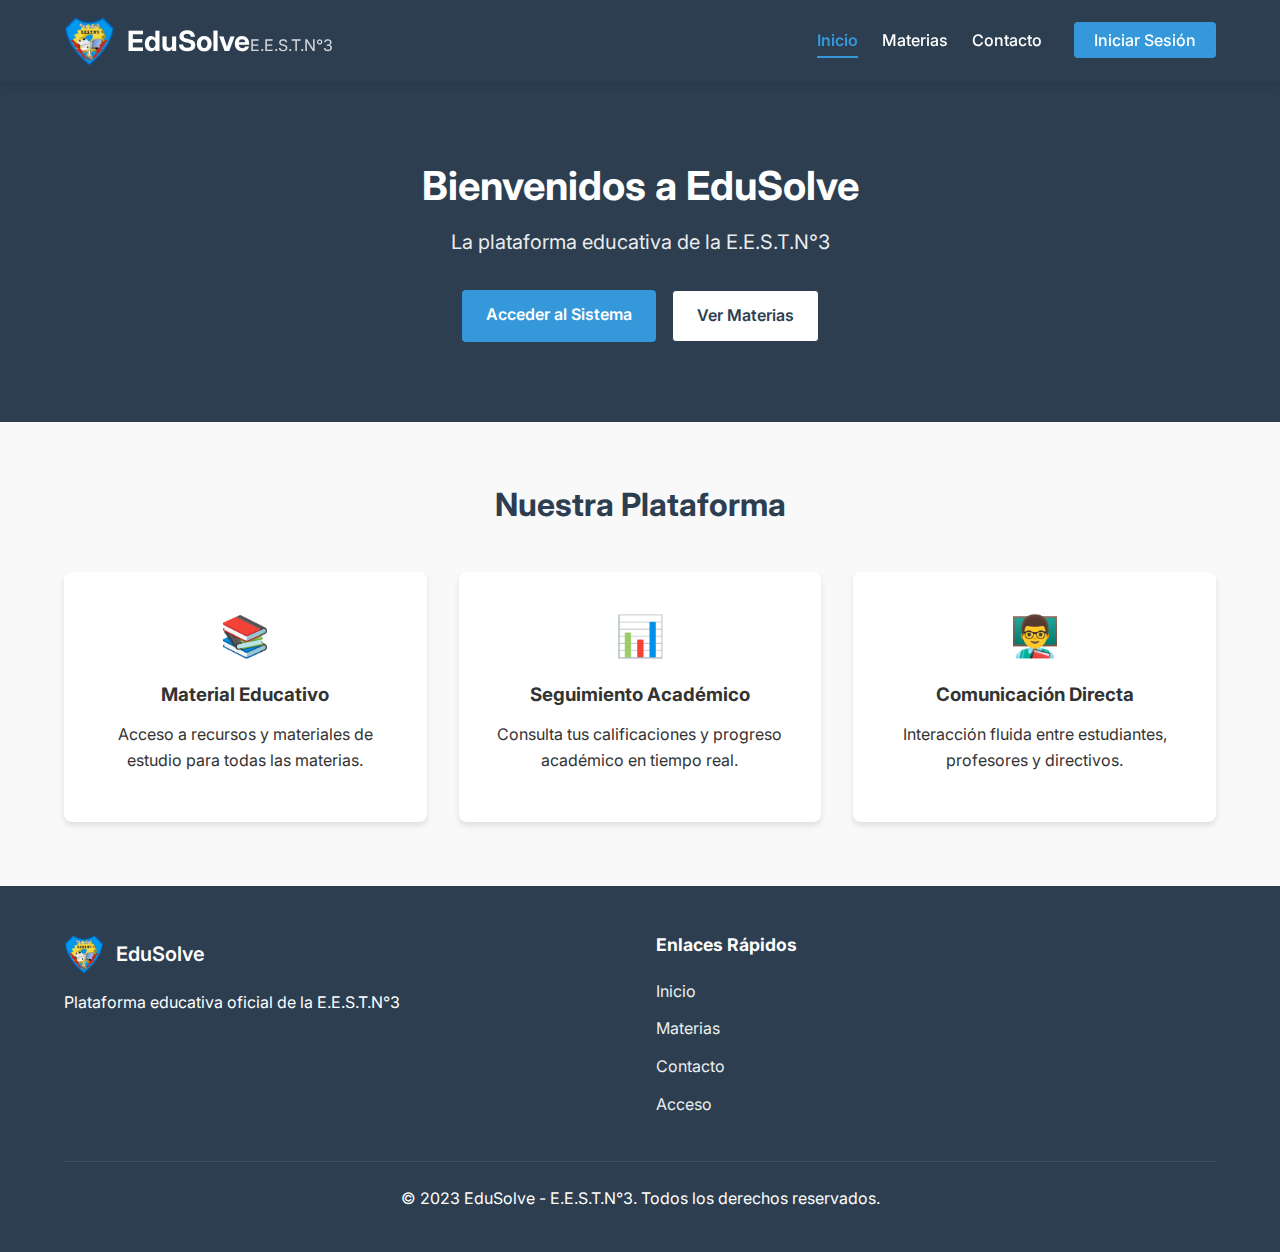
<file: edusolve/index.html>
<!DOCTYPE html>
<html lang="es">
<head>
    <meta charset="UTF-8">
    <meta name="viewport" content="width=device-width, initial-scale=1.0">
    <meta name="description" content="Plataforma educativa de la E.E.S.T.N°3 - EduSolve">
    <title>EduSolve - Plataforma Educativa</title>
    <link rel="stylesheet" href="assets/css/main.css">
    <link rel="stylesheet" href="https://fonts.googleapis.com/css2?family=Inter:wght@400;500;600;700&display=swap">
    <link rel="icon" href="assets/images/escudo.png" type="image/png">
</head>
<body>
    <header class="header" role="banner">
        <div class="container">
            <div class="menu">
                <div class="logo-container">
                    <img src="assets/images/escudo.png"  class="header-logo">
                    <a href="index.html" class="logo">EduSolve<span class="school-name">E.E.S.T.N°3</span></a>
                </div>

                <button class="mobile-menu-btn" aria-label="Menú móvil" aria-expanded="false">
                    <span class="bar"></span>
                    <span class="bar"></span>
                    <span class="bar"></span>
                </button>

                <nav class="nav" aria-label="Navegación principal">
                    <ul class="nav-list">
                        <li><a href="index.html" class="nav-link active">Inicio</a></li>
                        <li><a href="pages/general/materias.html" class="nav-link">Materias</a></li>
                        <li><a href="pages/general/about.html" class="nav-link">Contacto</a></li>
                        <li><a href="pages/auth/login.html" class="nav-link nav-button">Iniciar Sesión</a></li>
                    </ul>
                </nav>
            </div>
        </div>
    </header>

    <main class="main-content">
        <section class="hero">
            <div class="container">
                <h1 class="hero-title">Bienvenidos a EduSolve</h1>
                <p class="hero-subtitle">La plataforma educativa de la E.E.S.T.N°3</p>
                <div class="hero-actions">
                    <a href="pages/auth/login.html" class="button button-primary">Acceder al Sistema</a>
                    <a href="pages/general/materias.html" class="button button-secondary">Ver Materias</a>
                </div>
            </div>
        </section>

        <section class="features">
            <div class="container">
                <h2 class="section-title">Nuestra Plataforma</h2>
                <div class="features-grid">
                    <div class="feature-card">
                        <div class="feature-icon">📚</div>
                        <h3>Material Educativo</h3>
                        <p>Acceso a recursos y materiales de estudio para todas las materias.</p>
                    </div>
                    <div class="feature-card">
                        <div class="feature-icon">📊</div>
                        <h3>Seguimiento Académico</h3>
                        <p>Consulta tus calificaciones y progreso académico en tiempo real.</p>
                    </div>
                    <div class="feature-card">
                        <div class="feature-icon">👨‍🏫</div>
                        <h3>Comunicación Directa</h3>
                        <p>Interacción fluida entre estudiantes, profesores y directivos.</p>
                    </div>
                </div>
            </div>
        </section>
    </main>

    <footer class="footer">
        <div class="container">
            <div class="footer-content">
                <div class="footer-info">
                    <div class="footer-logo">
                        <img src="assets/images/escudo.png" alt="Escudo de la escuela" width="40">
                        <span>EduSolve</span>
                    </div>
                    <p>Plataforma educativa oficial de la E.E.S.T.N°3</p>
                </div>
                <div class="footer-links">
                    <h4>Enlaces Rápidos</h4>
                    <ul>
                        <li><a href="index.html">Inicio</a></li>
                        <li><a href="pages/general/materias.html">Materias</a></li>
                        <li><a href="pages/general/contacto.html">Contacto</a></li>
                        <li><a href="pages/auth/login.html">Acceso</a></li>
                    </ul>
                </div>
            </div>
            <div class="footer-bottom">
                <p>&copy; 2023 EduSolve - E.E.S.T.N°3. Todos los derechos reservados.</p>
            </div>
        </div>
    </footer>

    <script src="assets/js/main.js"></script>
</body>
</html>
</file>
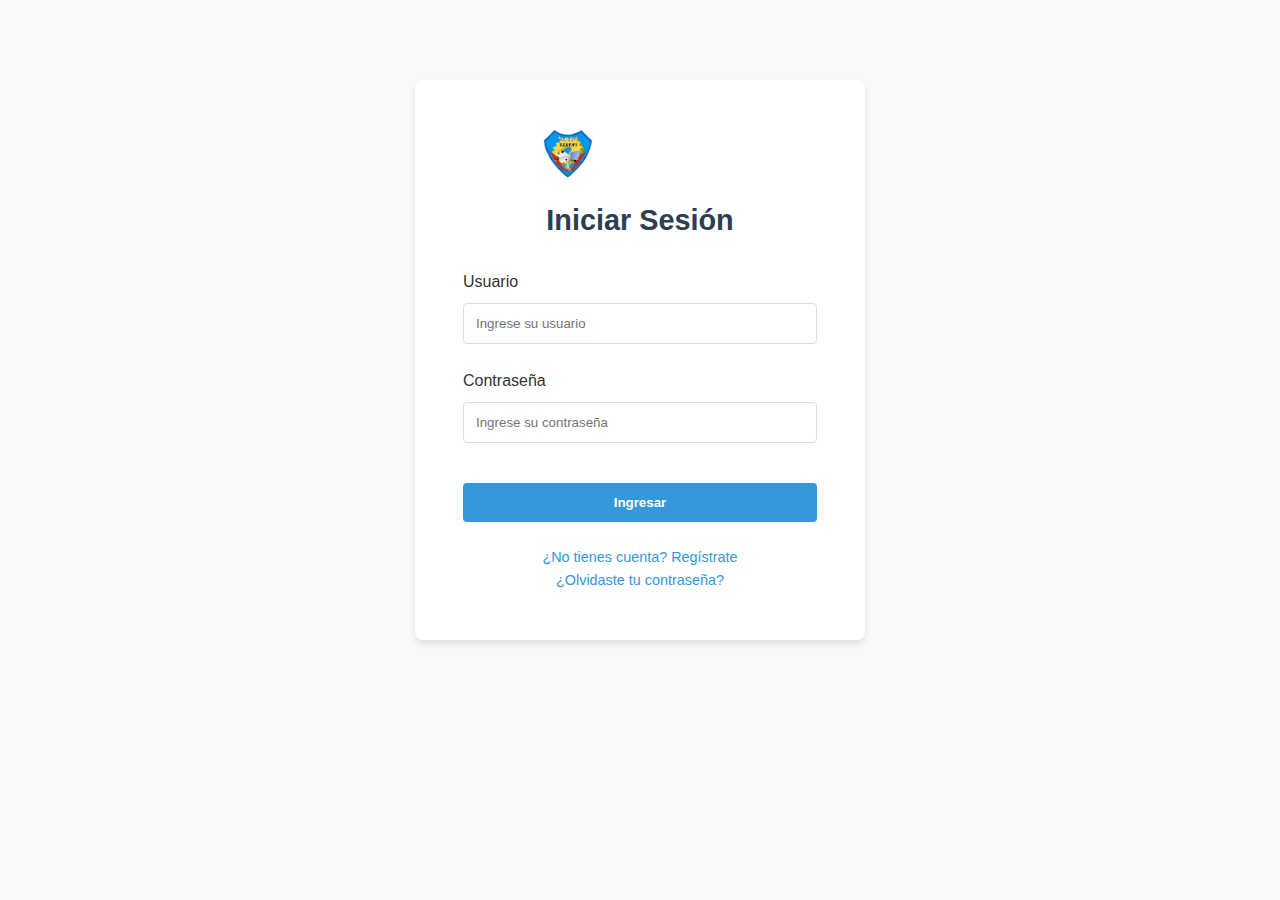
<file: edusolve/pages/admin/dashboard.html>
<!DOCTYPE html>
<html lang="es">
<head>
    <meta charset="UTF-8">
    <meta name="viewport" content="width=device-width, initial-scale=1.0">
    <title>Panel Directivo - EduSolve</title>
   <link rel="stylesheet" href="../../assets/css/main.css">
    <link rel="icon" href="../../assets/images/escudo.png" type="image/png">
</head>
<body>
    <header class="header">
        <div class="container">
            <div class="menu">
                <div class="logo-container">
                    <img src="../../assets/images/escudo.png" alt="Escudo de la escuela" class="header-logo">
                    <a href="../admin/dashboard.html" class="logo">EduSolve<span class="school-name">Panel Directivo</span></a>
                </div>

                <nav class="nav">
                    <ul class="nav-list">
                        <li><a href="dashboard.html" class="nav-link active">Inicio</a></li>
                        <li><a href="estudiantes/listado.html" class="nav-link">Estudiantes</a></li>
                        <li><a href="materias/listado.html" class="nav-link">Materias</a></li>
                        <li><button id="logoutBtn" class="nav-link nav-button">Cerrar Sesión</button></li>
                    </ul>
                </nav>
            </div>
        </div>
    </header>

    <main class="admin-panel">
        <div class="container">
            <h1 class="admin-title">Panel de Administración</h1>
            <p class="welcome-message">Bienvenido, <span class="current-user"></span></p>
            
            <div class="stats-grid">
                <div class="stat-card">
                    <h3>Total Estudiantes</h3>
                    <p class="stat-number" id="totalStudents">0</p>
                </div>
                <div class="stat-card">
                    <h3>Aprobados</h3>
                    <p class="stat-number" id="approvedPercentage">0%</p>
                </div>
                <div class="stat-card">
                    <h3>Promedio General</h3>
                    <p class="stat-number" id="averageGrade">0.0</p>
                </div>
                <div class="stat-card">
                    <h3>Destacados</h3>
                    <p class="stat-number" id="outstandingStudents">0</p>
                </div>
            </div>
            
            <section class="quick-actions">
                <h2>Acciones Rápidas</h2>
                <div class="actions-grid">
                    <a href="estudiantes/listado.html" class="action-card">
                        <span class="action-icon">👨‍🎓</span>
                        <h3>Gestión de Estudiantes</h3>
                    </a>
                    <a href="materias/listado.html" class="action-card">
                        <span class="action-icon">📚</span>
                        <h3>Gestión de Materias</h3>
                    </a>
                    <a href="materias/asignar.html" class="action-card">
                        <span class="action-icon">👨‍🏫</span>
                        <h3>Asignar Profesores</h3>
                    </a>
                    <a href="#" class="action-card">
                        <span class="action-icon">📊</span>
                        <h3>Reportes</h3>
                    </a>
                </div>
            </section>
            
            <section class="recent-activity">
                <h2>Actividad Reciente</h2>
                <table class="admin-table">
                    <thead>
                        <tr>
                            <th>Fecha</th>
                            <th>Acción</th>
                            <th>Usuario</th>
                            <th>Detalles</th>
                        </tr>
                    </thead>
                    <tbody>
                        <tr>
                            <td>05/06/2023</td>
                            <td>Actualización de calificaciones</td>
                            <td>Prof. García</td>
                            <td>Matemáticas 3°A</td>
                        </tr>
                        <tr>
                            <td>04/06/2023</td>
                            <td>Nuevo estudiante</td>
                            <td>Estudiante</td>
                            <td>Juan Pérez</td>
                        </tr>
                    </tbody>
                </table>
            </section>
        </div>
    </main>

    <script src="../../assets/js/directivo.js"></script>
</body>
</html>
</file>
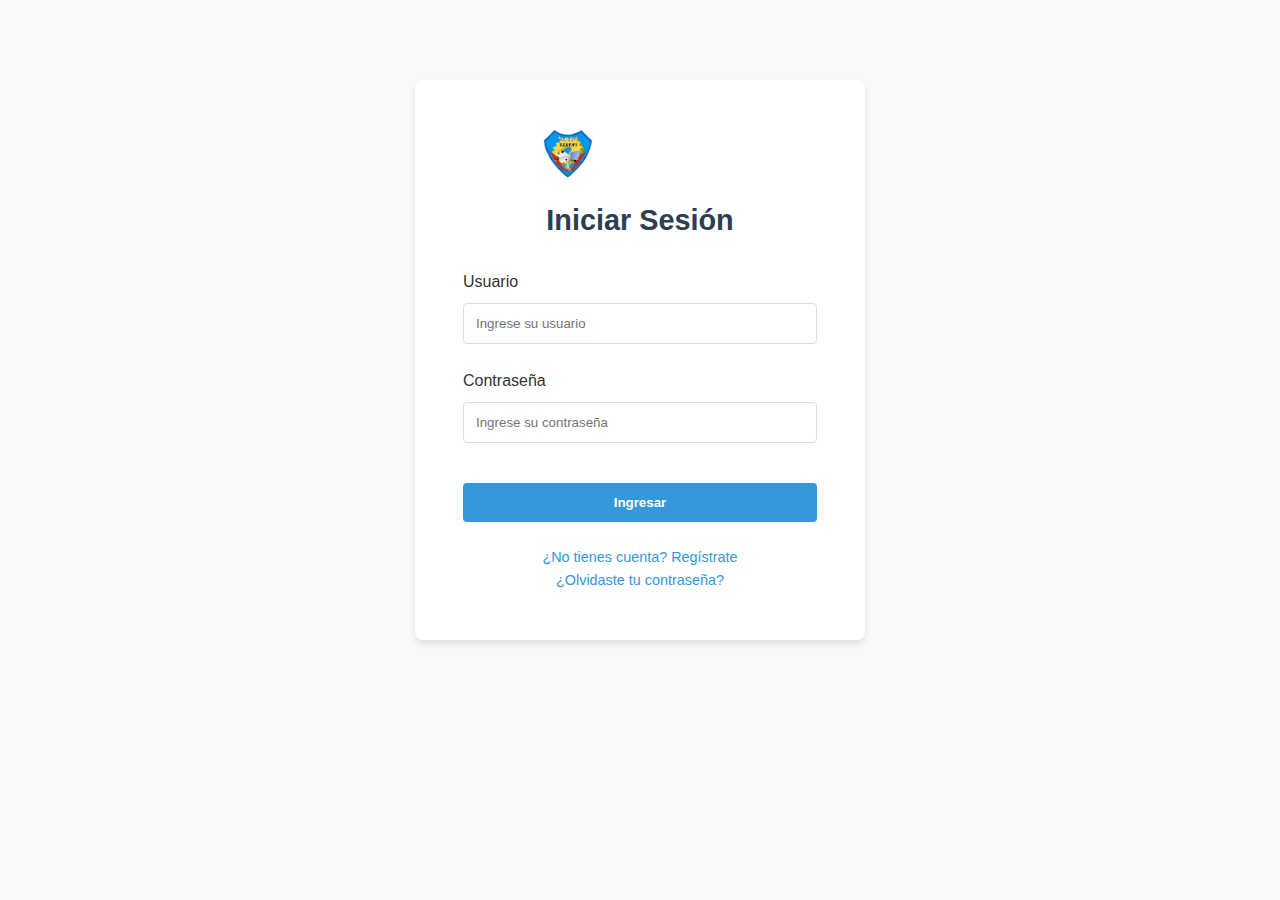
<file: edusolve/pages/auth/login.html>
<!DOCTYPE html>
<html lang="es">
<head>
    <meta charset="UTF-8">
    <meta name="viewport" content="width=device-width, initial-scale=1.0">
    <title>Iniciar Sesión - EduSolve</title>
    <link rel="stylesheet" href="../../assets/css/main.css">
    <link rel="icon" href="../../assets/images/escudo.png" type="image/png">
</head>
<body>
    <div class="login-container">
        <div class="login-box">
            <div class="logo-container" style="justify-content: center; margin-bottom: 1.5rem;">
                <img src="../../assets/images/escudo.png" alt="Escudo de la escuela" width="50">
                <h1 class="logo" style="font-size: 1.8rem;">EduSolve</h1>
            </div>
            
            <h2 class="login-title">Iniciar Sesión</h2>
            
            <form id="loginForm" class="login-form">
                <div class="form-group">
                    <label for="username" class="form-label">Usuario</label>
                    <input type="text" id="username" class="form-control" required placeholder="Ingrese su usuario">
                </div>
                
                <div class="form-group">
                    <label for="password" class="form-label">Contraseña</label>
                    <input type="password" id="password" class="form-control" required placeholder="Ingrese su contraseña">
                </div>
                
                <button type="submit" class="login-button">Ingresar</button>
                
                <div id="loginError" class="login-error" style="display: none;">
                    Usuario o contraseña incorrectos
                </div>
            </form>
            
            <div class="login-links">
                <a href="register.html">¿No tienes cuenta? Regístrate</a><br>
                <a href="../general/contacto.html">¿Olvidaste tu contraseña?</a>
            </div>
        </div>
    </div>

    <script src="../../assets/js/login.js"></script>
</body>
</html>
</file>
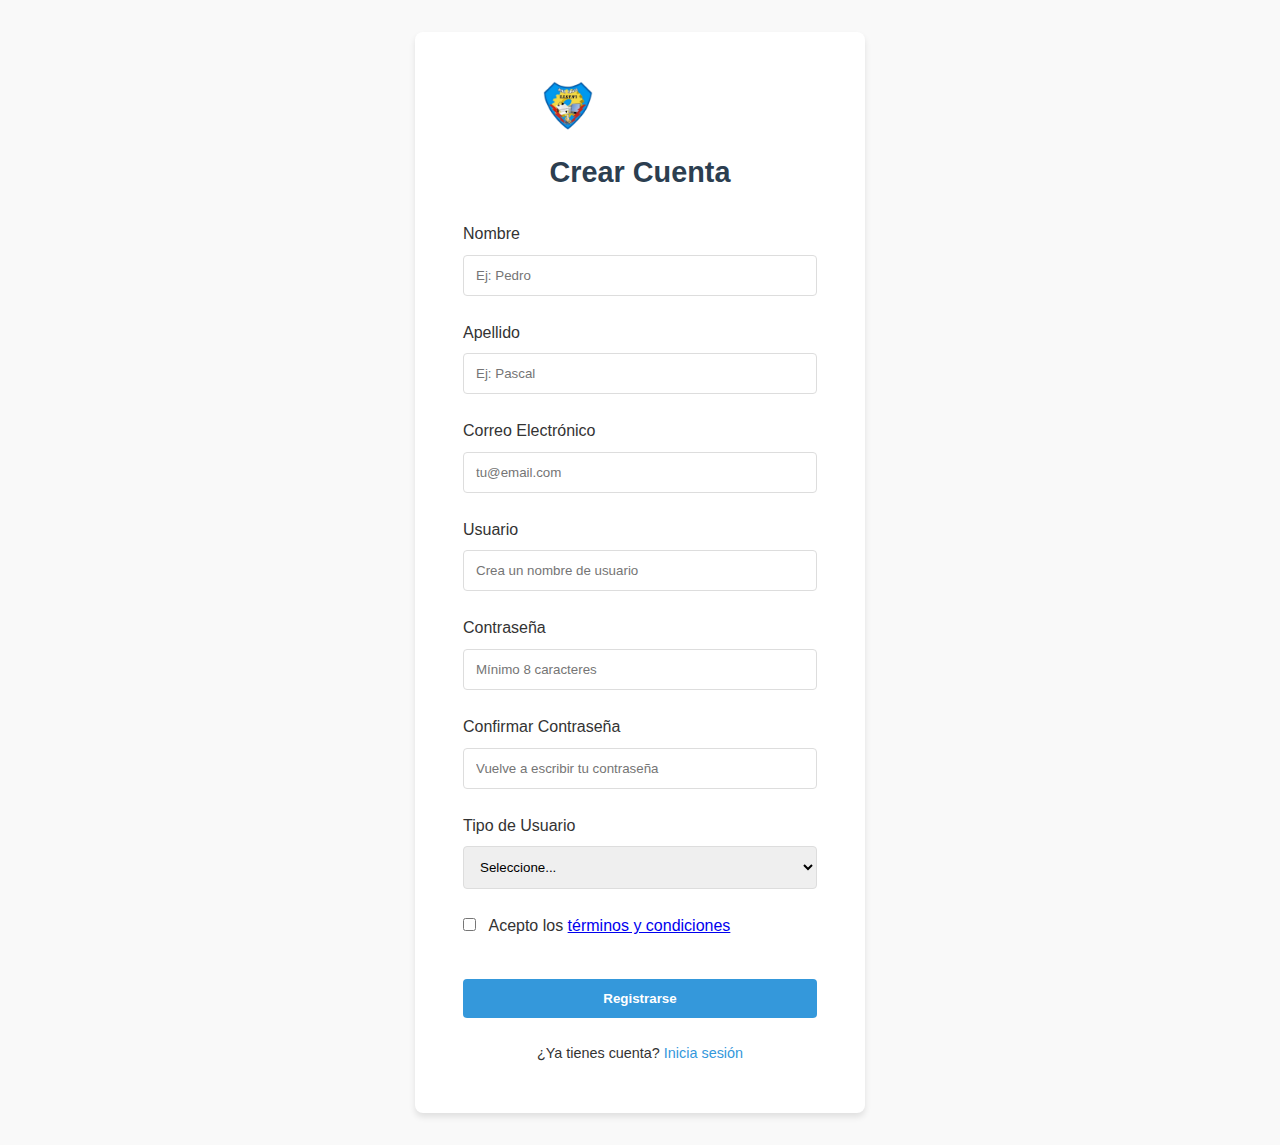
<file: edusolve/pages/auth/register.html>
<!DOCTYPE html>
<html lang="es">
<head>
    <meta charset="UTF-8">
    <meta name="viewport" content="width=device-width, initial-scale=1.0">
    <title>Registro - EduSolve</title>
    <link rel="stylesheet" href="../../assets/css/main.css">
    <link rel="icon" href="../../assets/images/escudo.png" type="image/png">
</head>
<body>
    <div class="login-container">
        <div class="login-box">
            <div class="logo-container" style="justify-content: center; margin-bottom: 1.5rem;">
                <img src="../../assets/images/escudo.png" alt="Escudo de la escuela" width="50">
                <h1 class="logo" style="font-size: 1.8rem;">EduSolve</h1>
            </div>
            
            <h2 class="login-title">Crear Cuenta</h2>
            
            <form id="registerForm" class="login-form">
                <div class="form-group">
                    <label for="name" class="form-label">Nombre</label>
                    <input type="text" id="name" class="form-control" required placeholder="Ej: Pedro ">
                </div>

                <div class="form-group">
                    <label for="last-name" class="form-label">Apellido</label>
                    <input type="text" id="last-name" class="form-control" required placeholder="Ej: Pascal ">
                </div>
                
                <div class="form-group">
                    <label for="email" class="form-label">Correo Electrónico</label>
                    <input type="email" id="email" class="form-control" required placeholder="tu@email.com">
                </div>
                
                <div class="form-group">
                    <label for="reg-username" class="form-label">Usuario</label>
                    <input type="text" id="reg-username" class="form-control" required placeholder="Crea un nombre de usuario">
                </div>
                
                <div class="form-group">
                    <label for="reg-password" class="form-label">Contraseña</label>
                    <input type="password" id="reg-password" class="form-control" required placeholder="Mínimo 8 caracteres">
                </div>
                
                <div class="form-group">
                    <label for="confirm-password" class="form-label">Confirmar Contraseña</label>
                    <input type="password" id="confirm-password" class="form-control" required placeholder="Vuelve a escribir tu contraseña">
                </div>
                
                <div class="form-group">
                    <label for="user-type" class="form-label">Tipo de Usuario</label>
                    <select id="user-type" class="form-control" required>
                        <option value="">Seleccione...</option>
                        <option value="student">Estudiante</option>
                        <option value="teacher">Profesor</option>
                    </select>
                </div>
                
                <!-- Campo de código de profesor (solo visible cuando se selecciona "Profesor") -->
                <div class="form-group" id="teacher-code-group" style="display: none;">
                    <label for="teacher-code" class="form-label">Código de Profesor</label>
                    <input type="password" id="teacher-code" class="form-control" placeholder="Ingrese el código de profesor">
                    <small class="form-text">Solo los profesores autorizados tienen este código.</small>
                </div>
                
                <div class="form-group" style="margin-top: 1.5rem;">
                    <input type="checkbox" id="terms" required>
                    <label for="terms" style="display: inline; margin-left: 0.5rem;">
                        Acepto los <a href="../general/terms.html" target="_blank">términos y condiciones</a>
                    </label>
                </div>
                
                <button type="submit" class="login-button">Registrarse</button>
                
                <div id="registerError" class="login-error" style="display: none;"></div>
            </form>
            
            <div class="login-links">
                ¿Ya tienes cuenta? <a href="login.html">Inicia sesión</a>
            </div>
        </div>
    </div>

    <script src="../../assets/js/login.js"></script>
    <script>
        // Mostrar/ocultar campo de código de profesor según selección
        document.getElementById('user-type').addEventListener('change', function() {
            const teacherCodeGroup = document.getElementById('teacher-code-group');
            if (this.value === 'teacher') {
                teacherCodeGroup.style.display = 'block';
                document.getElementById('teacher-code').required = true;
            } else {
                teacherCodeGroup.style.display = 'none';
                document.getElementById('teacher-code').required = false;
            }
        });

        // Validar el código de profesor antes de enviar el formulario
        document.getElementById('registerForm').addEventListener('submit', function(e) {
            const userType = document.getElementById('user-type').value;
            const teacherCode = document.getElementById('teacher-code').value;
            
            if (userType === 'teacher') {
                // Reemplaza 'CODIGO_SECRETO' con el código real que solo los profesores deben conocer
                if (teacherCode !== 'T3ACH-7X9L' ) {
                    e.preventDefault();
                    document.getElementById('registerError').textContent = 'Código de profesor incorrecto.';
                    document.getElementById('registerError').style.display = 'block';
                }
            }
        });
    </script>
</body>
</html>
</file>
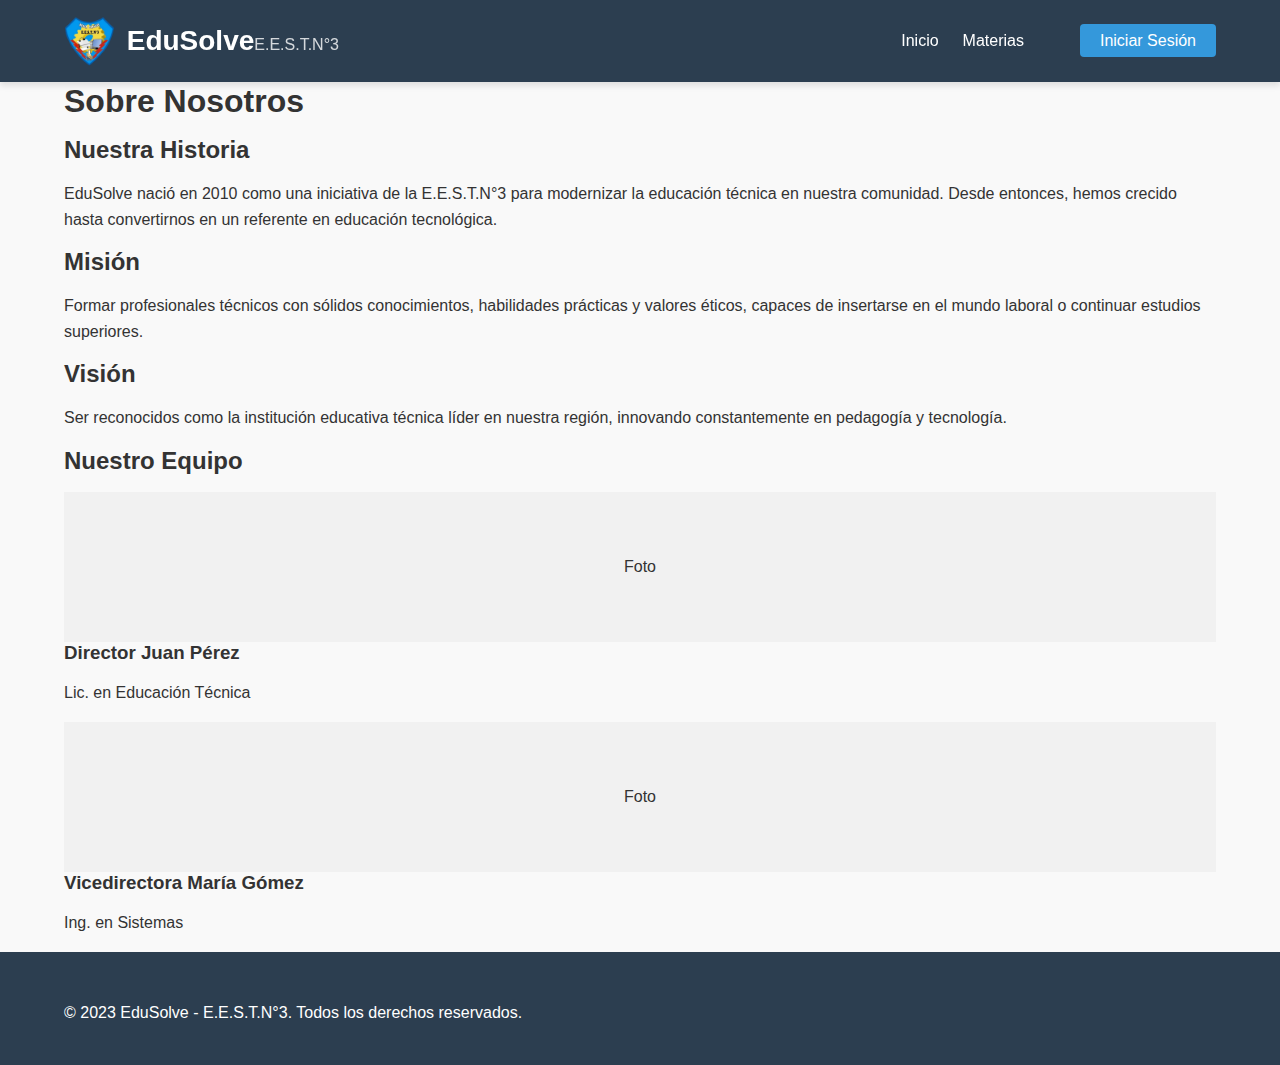
<file: edusolve/pages/general/about.html>
<!DOCTYPE html>
<html lang="es">
<head>
    <meta charset="UTF-8">
    <meta name="viewport" content="width=device-width, initial-scale=1.0">
    <title>Sobre Nosotros - EduSolve</title>
    <link rel="stylesheet" href="../../assets/css/style.css">
    <link rel="icon" href="../../assets/images/escudo.png" type="image/png">
</head>
<body>
    <header class="header">
        <div class="container">
            <div class="menu">
                <div class="logo-container">
                    <img src="../../assets/images/escudo.png" alt="Escudo de la escuela" class="header-logo">
                    <a href="../../index.html" class="logo">EduSolve<span class="school-name">E.E.S.T.N°3</span></a>
                </div>

                <nav class="nav">
                    <ul class="nav-list">
                        <li><a href="../../index.html" class="nav-link">Inicio</a></li>
                        <li><a href="materias.html" class="nav-link">Materias</a></li>
                        <li><a href="about.html" class="nav-link active"></a></li>
                        <li><a href="../auth/login.html" class="nav-link nav-button">Iniciar Sesión</a></li>
                    </ul>
                </nav>
            </div>
        </div>
    </header>

    <main class="main-content">
        <div class="container">
            <section class="about-section">
                <h1>Sobre Nosotros</h1>
                
                <article class="about-article">
                    <h2>Nuestra Historia</h2>
                    <p>EduSolve nació en 2010 como una iniciativa de la E.E.S.T.N°3 para modernizar la educación técnica en nuestra comunidad. Desde entonces, hemos crecido hasta convertirnos en un referente en educación tecnológica.</p>
                    <!-- <img src="../../assets/images/banner.jpg" alt="Historia de la escuela" class="about-image"> -->
                </article>
                
                <article class="about-article">
                    <h2>Misión</h2>
                    <p>Formar profesionales técnicos con sólidos conocimientos, habilidades prácticas y valores éticos, capaces de insertarse en el mundo laboral o continuar estudios superiores.</p>
                </article>
                
                <article class="about-article">
                    <h2>Visión</h2>
                    <p>Ser reconocidos como la institución educativa técnica líder en nuestra región, innovando constantemente en pedagogía y tecnología.</p>
                </article>
                
                <article class="about-article">
                    <h2>Nuestro Equipo</h2>
                    <div class="team-grid">
                        <div class="team-member">
                            <div class="member-photo" style="background-color: #f1f1f1; height: 150px; display: flex; align-items: center; justify-content: center;">
                                <span>Foto</span>
                            </div>
                            <h3>Director Juan Pérez</h3>
                            <p>Lic. en Educación Técnica</p>
                        </div>
                        <div class="team-member">
                            <div class="member-photo" style="background-color: #f1f1f1; height: 150px; display: flex; align-items: center; justify-content: center;">
                                <span>Foto</span>
                            </div>
                            <h3>Vicedirectora María Gómez</h3>
                            <p>Ing. en Sistemas</p>
                        </div>
                    </div>
                </article>
            </section>
        </div>
    </main>

    <footer class="footer">
        <div class="container">
            <p>&copy; 2023 EduSolve - E.E.S.T.N°3. Todos los derechos reservados.</p>
        </div>
    </footer>

    <script src="../../assets/js/main.js"></script>
</body>
</html>
</file>
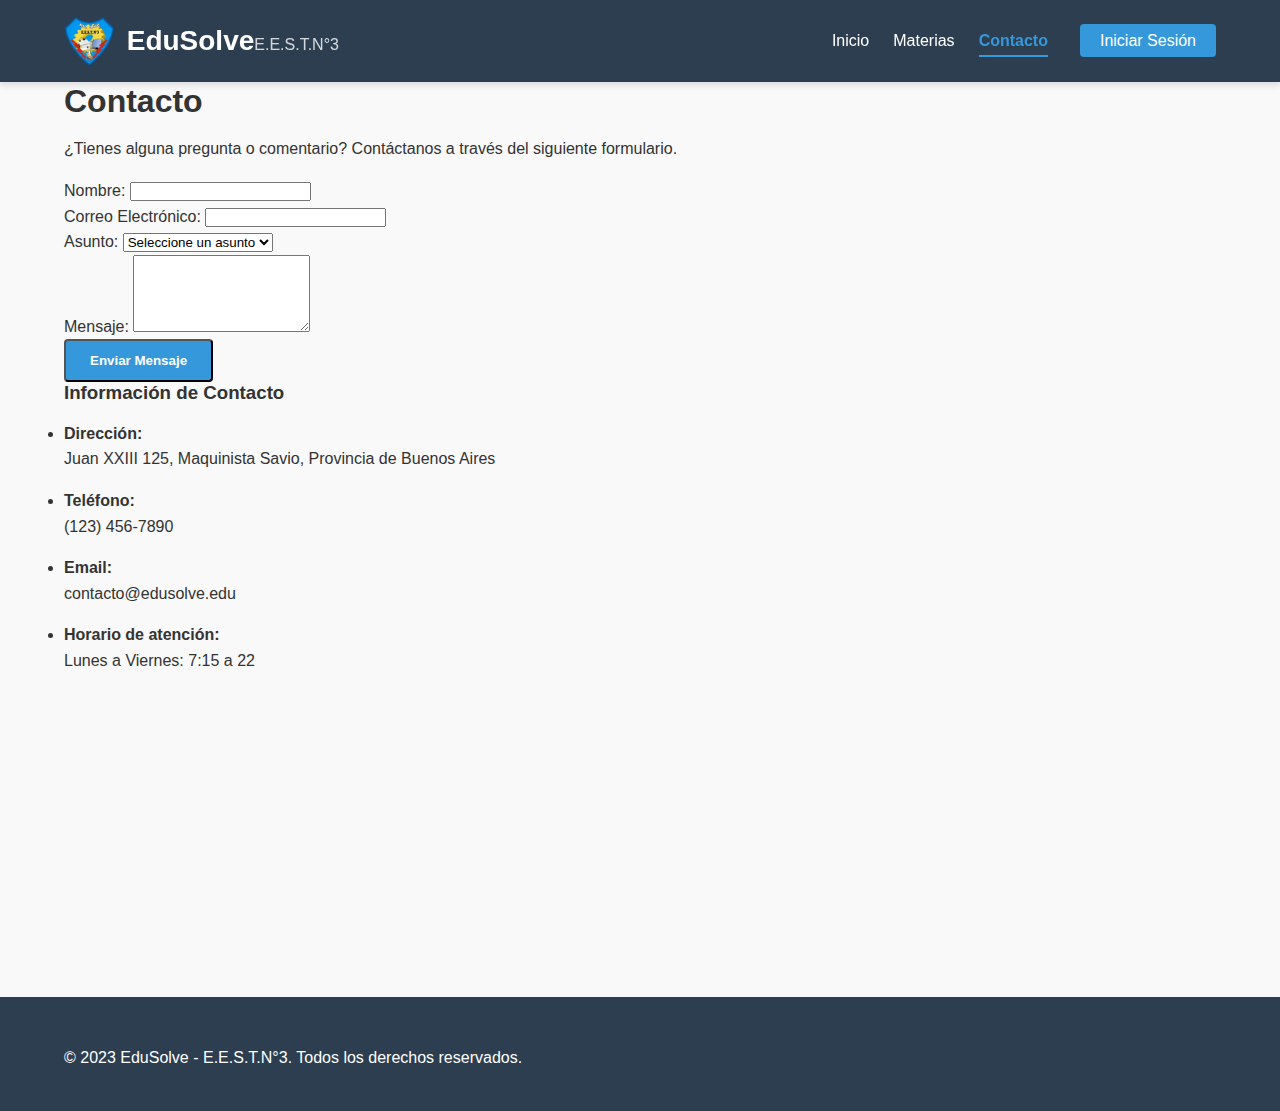
<file: edusolve/pages/general/contacto.html>
<!DOCTYPE html>
<html lang="es">
<head>
    <meta charset="UTF-8">
    <meta name="viewport" content="width=device-width, initial-scale=1.0">
    <title>Contacto - EduSolve</title>
    <link rel="stylesheet" href="../../assets/css/style.css">
    <link rel="icon" href="../../assets/images/escudo.png" type="image/png">
</head>
<body>
    <header class="header">
        <div class="container">
            <div class="menu">
                <div class="logo-container">
                    <img src="../../assets/images/escudo.png" alt="Escudo de la escuela" class="header-logo">
                    <a href="../../index.html" class="logo">EduSolve<span class="school-name">E.E.S.T.N°3</span></a>
                </div>

                <nav class="nav">
                    <ul class="nav-list">
                        <li><a href="../../index.html" class="nav-link">Inicio</a></li>
                        <li><a href="materias.html" class="nav-link">Materias</a></li>
                        <li><a href="contacto.html" class="nav-link active">Contacto</a></li>
                        <li><a href="../auth/login.html" class="nav-link nav-button">Iniciar Sesión</a></li>
                    </ul>
                </nav>
            </div>
        </div>
    </header>

    <main class="main-content">
        <div class="container">
            <section class="contact-section">
                <h1>Contacto</h1>
                <p>¿Tienes alguna pregunta o comentario? Contáctanos a través del siguiente formulario.</p>
                
                <div class="contact-grid">
                    <div class="contact-form">
                        <form id="contactForm">
                            <div class="form-group">
                                <label for="name">Nombre:</label>
                                <input type="text" id="name" required>
                            </div>
                            
                            <div class="form-group">
                                <label for="email">Correo Electrónico:</label>
                                <input type="email" id="email" required>
                            </div>
                            
                            <div class="form-group">
                                <label for="subject">Asunto:</label>
                                <select id="subject" required>
                                    <option value="">Seleccione un asunto</option>
                                    <option value="info">Información general</option>
                                    <option value="support">Soporte técnico</option>
                                    <option value="admission">Admisión</option>
                                </select>
                            </div>
                            
                            <div class="form-group">
                                <label for="message">Mensaje:</label>
                                <textarea id="message" rows="5" required></textarea>
                            </div>
                            
                            <button type="submit" class="button button-primary">Enviar Mensaje</button>
                        </form>
                    </div>
                    
                    <div class="contact-info">
                        <h3>Información de Contacto</h3>
                        <ul class="contact-details">
                            <li>
                                <strong>Dirección:</strong>
                                <p>Juan XXIII 125, Maquinista Savio, Provincia de Buenos Aires</p>
                            </li>
                            <li>
                                <strong>Teléfono:</strong>
                                <p>(123) 456-7890</p>
                            </li>
                            <li>
                                <strong>Email:</strong>
                                <p>contacto@edusolve.edu</p>
                            </li>
                            <li>
                                <strong>Horario de atención:</strong>
                                <p>Lunes a Viernes: 7:15 a 22</p>
                            </li>
                        </ul>
                        
                        <div class="map-container">
                            <iframe src="https://www.google.com/maps/embed?pb=!1m18!1m12!1m3!1d3284.0168878895276!2d-58.383759!3d-34.603734!2m3!1f0!2f0!3f0!3m2!1i1024!2i768!4f13.1!3m3!1m2!1s0x0%3A0x0!2zMzTCsDM2JzEzLjQiUyA1OMKwMjMnMDEuNSJX!5e0!3m2!1sen!2sus!4v1620000000000!5m2!1sen!2sus" 
                                    width="100%" height="300" style="border:0;" allowfullscreen="" loading="lazy"></iframe>
                        </div>
                    </div>
                </div>
            </section>
        </div>
    </main>

    <footer class="footer">
        <div class="container">
            <p>&copy; 2023 EduSolve - E.E.S.T.N°3. Todos los derechos reservados.</p>
        </div>
    </footer>

    <script src="../../assets/js/main.js"></script>
    <script>
        document.getElementById('contactForm').addEventListener('submit', function(e) {
            e.preventDefault();
            alert('Gracias por tu mensaje. Nos pondremos en contacto contigo pronto.');
            this.reset();
        });
    </script>
</body>
</html>
</file>
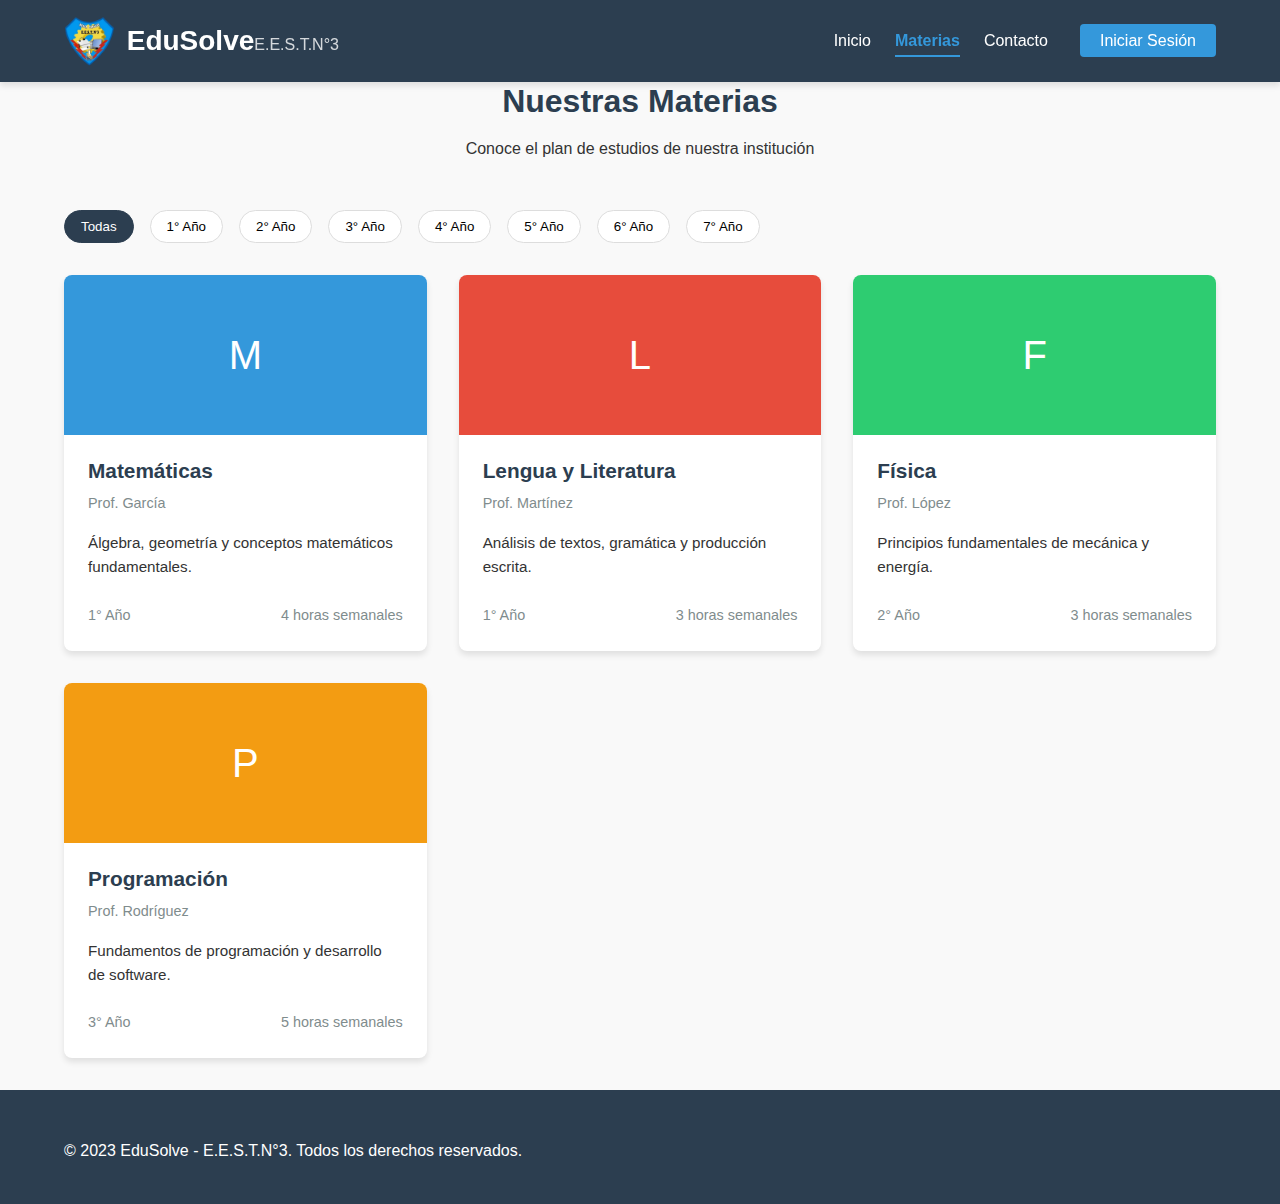
<file: edusolve/pages/general/materias.html>
<!DOCTYPE html>
<html lang="es">
<head>
    <meta charset="UTF-8">
    <meta name="viewport" content="width=device-width, initial-scale=1.0">
    <title>Materias - EduSolve</title>
    <link rel="stylesheet" href="../../assets/css/style.css">
    <link rel="stylesheet" href="../../assets/css/materias.css">
    <link rel="icon" href="../../assets/images/escudo.png" type="image/png">
</head>
<body>
    <header class="header">
        <div class="container">
            <div class="menu">
                <div class="logo-container">
                    <img src="../../assets/images/escudo.png" alt="Escudo de la escuela" class="header-logo">
                    <a href="../../index.html" class="logo">EduSolve<span class="school-name">E.E.S.T.N°3</span></a>
                </div>

                <nav class="nav">
                    <ul class="nav-list">
                        <li><a href="../../index.html" class="nav-link">Inicio</a></li>
                        <li><a href="materias.html" class="nav-link active">Materias</a></li>
                        <li><a href="contacto.html" class="nav-link">Contacto</a></li>
                        <li><a href="../auth/login.html" class="nav-link nav-button">Iniciar Sesión</a></li>
                    </ul>
                </nav>
            </div>
        </div>
    </header>

    <main class="main-content">
        <div class="container">
            <section class="materias-header">
                <h1 class="materias-title">Nuestras Materias</h1>
                <p class="materias-subtitle">Conoce el plan de estudios de nuestra institución</p>
            </section>
            
            <div class="materias-filters">
                <button class="filter-button active" data-filter="all">Todas</button>
                <button class="filter-button" data-filter="1">1° Año</button>
                <button class="filter-button" data-filter="2">2° Año</button>
                <button class="filter-button" data-filter="3">3° Año</button>
                <button class="filter-button" data-filter="4">4° Año</button>
                <button class="filter-button" data-filter="5">5° Año</button>
                <button class="filter-button" data-filter="6">6° Año</button>
                <button class="filter-button" data-filter="7">7° Año</button>
            </div>
            
            <div class="materias-grid">
                <article class="materia-card" data-year="1">
                    <div class="materia-image" style="background-color: #3498db;">
                        <span>M</span>
                    </div>
                    <div class="materia-content">
                        <h3 class="materia-name">Matemáticas</h3>
                        <p class="materia-teacher">Prof. García</p>
                        <p class="materia-description">Álgebra, geometría y conceptos matemáticos fundamentales.</p>
                        <div class="materia-stats">
                            <span>1° Año</span>
                            <span>4 horas semanales</span>
                        </div>
                    </div>
                </article>
                
                <article class="materia-card" data-year="1">
                    <div class="materia-image" style="background-color: #e74c3c;">
                        <span>L</span>
                    </div>
                    <div class="materia-content">
                        <h3 class="materia-name">Lengua y Literatura</h3>
                        <p class="materia-teacher">Prof. Martínez</p>
                        <p class="materia-description">Análisis de textos, gramática y producción escrita.</p>
                        <div class="materia-stats">
                            <span>1° Año</span>
                            <span>3 horas semanales</span>
                        </div>
                    </div>
                </article>
                
                <article class="materia-card" data-year="2">
                    <div class="materia-image" style="background-color: #2ecc71;">
                        <span>F</span>
                    </div>
                    <div class="materia-content">
                        <h3 class="materia-name">Física</h3>
                        <p class="materia-teacher">Prof. López</p>
                        <p class="materia-description">Principios fundamentales de mecánica y energía.</p>
                        <div class="materia-stats">
                            <span>2° Año</span>
                            <span>3 horas semanales</span>
                        </div>
                    </div>
                </article>
                
                <article class="materia-card" data-year="3">
                    <div class="materia-image" style="background-color: #f39c12;">
                        <span>P</span>
                    </div>
                    <div class="materia-content">
                        <h3 class="materia-name">Programación</h3>
                        <p class="materia-teacher">Prof. Rodríguez</p>
                        <p class="materia-description">Fundamentos de programación y desarrollo de software.</p>
                        <div class="materia-stats">
                            <span>3° Año</span>
                            <span>5 horas semanales</span>
                        </div>
                    </div>
                </article>
            </div>
        </div>
    </main>

    <footer class="footer">
        <div class="container">
            <p>&copy; 2023 EduSolve - E.E.S.T.N°3. Todos los derechos reservados.</p>
        </div>
    </footer>

    <script src="../../assets/js/main.js"></script>
    <script>
        // Filtrado de materias por año
        document.querySelectorAll('.filter-button').forEach(button => {
            button.addEventListener('click', function() {
                const filter = this.getAttribute('data-filter');
                
                // Actualizar botones activos
                document.querySelectorAll('.filter-button').forEach(btn => {
                    btn.classList.remove('active');
                });
                this.classList.add('active');
                
                // Filtrar materias
                document.querySelectorAll('.materia-card').forEach(card => {
                    if (filter === 'all' || card.getAttribute('data-year') === filter) {
                        card.style.display = 'block';
                    } else {
                        card.style.display = 'none';
                    }
                });
            });
        });
    </script>
</body>
</html>
</file>
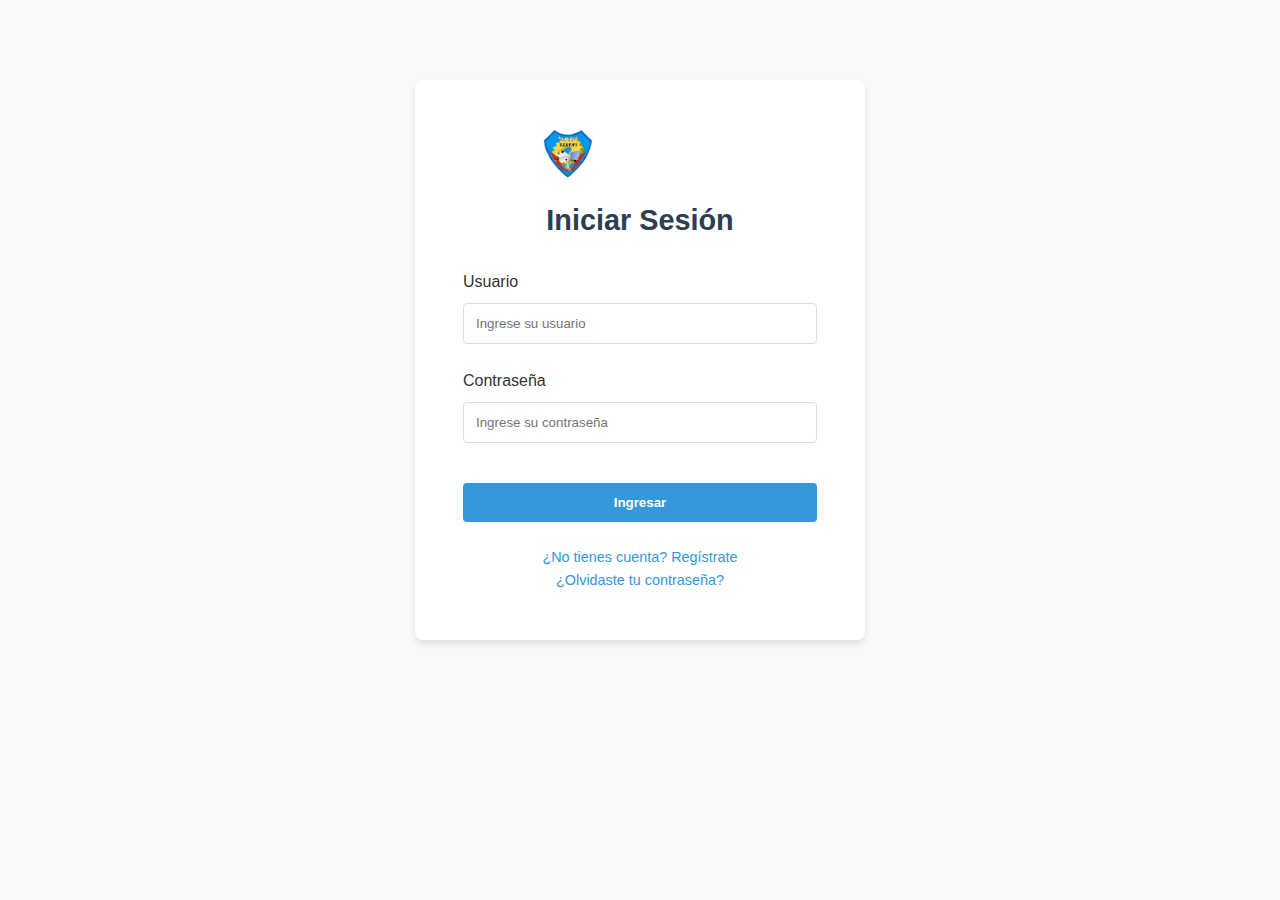
<file: edusolve/pages/teacher/dashboard.html>
<!DOCTYPE html>
<html lang="es">
<head>
    <meta charset="UTF-8">
    <meta name="viewport" content="width=device-width, initial-scale=1.0">
    <title>Panel Profesor - EduSolve</title>
     <link rel="stylesheet" href="../../assets/css/main.css">
    <link rel="icon" href="/assets/images/escudo.png" type="image/png">
</head>
<body>
    <header class="header">
        <div class="container">
            <div class="menu">
                <div class="logo-container">
                    <img src="../../assets/images/escudo.png" alt="Escudo de la escuela" class="header-logo">
                    <a href="../teacher/dashboard.html" class="logo">EduSolve<span class="school-name">Panel Profesor</span></a>
                </div>

                <nav class="nav">
                    <ul class="nav-list">
                        <li><a href="dashboard.html" class="nav-link active">Inicio</a></li>
                        <li><a href="calificaciones/listado.html" class="nav-link">Calificaciones</a></li>
                        <li><button id="logoutBtn" class="nav-link nav-button">Cerrar Sesión</button></li>
                    </ul>
                </nav>
            </div>
        </div>
    </header>

    <main class="teacher-container">
        <div class="container">
            <h1 class="admin-title">Bienvenido, <span id="teacherName" class="current-user"></span></h1>
            
            <div class="stats-grid">
                <div class="stat-card">
                    <h3>Cursos a cargo</h3>
                    <p class="stat-number" id="totalCourses">2</p>
                </div>
                <div class="stat-card">
                    <h3>Estudiantes</h3>
                    <p class="stat-number" id="totalStudents">45</p>
                </div>
                <div class="stat-card">
                    <h3>Calificaciones pendientes</h3>
                    <p class="stat-number" id="pendingGrades">3</p>
                </div>
            </div>
            
            <section class="courses-section">
                <h2>Tus Cursos</h2>
                <div class="courses-list" id="coursesList">
                    <!-- Cursos cargados dinámicamente -->
                </div>
            </section>
            
            <section class="quick-actions">
                <h2>Acciones Rápidas</h2>
                <div class="actions-grid">
                    <a href="calificaciones/listado.html" class="action-card">
                        <span class="action-icon">📝</span>
                        <h3>Cargar Calificaciones</h3>
                    </a>
                    <a href="#" class="action-card">
                        <span class="action-icon">📤</span>
                        <h3>Subir Material</h3>
                    </a>
                    <a href="#" class="action-card">
                        <span class="action-icon">📅</span>
                        <h3>Agendar Clase</h3>
                    </a>
                </div>
            </section>
        </div>
    </main>

    <script src="../../assets/js/profesor.js"></script>
</body>
</html>
</file>
<file: edusolve/assets/css/main.css>
@import url("login.css");         
@import url("style.css");     
@import url("admin.css");     
@import url("materias.css");
</file>
<file: edusolve/assets/css/materias.css>
/* assets/css/materias.css */

.materias-header {
    text-align: center;
    margin-bottom: 3rem;
}

.materias-title {
    color: var(--primary);
    font-size: 2rem;
}

.materias-grid {
    display: grid;
    grid-template-columns: repeat(auto-fill, minmax(280px, 1fr));
    gap: 2rem;
    margin: 2rem 0;
}

.materia-card {
    background: white;
    border-radius: 8px;
    overflow: hidden;
    box-shadow: var(--shadow);
    transition: var(--transition);
}

.materia-card:hover {
    transform: translateY(-5px);
    box-shadow: 0 10px 20px rgba(0, 0, 0, 0.1);
}

.materia-image {
    height: 160px;
    background-color: var(--primary);
    display: flex;
    align-items: center;
    justify-content: center;
    color: white;
    font-size: 2.5rem;
}

.materia-content {
    padding: 1.5rem;
}

.materia-name {
    font-size: 1.3rem;
    margin-bottom: 0.5rem;
    color: var(--primary);
}

.materia-teacher {
    color: var(--text-light);
    margin-bottom: 1rem;
    font-size: 0.9rem;
}

.materia-description {
    margin-bottom: 1.5rem;
    font-size: 0.95rem;
}

.materia-stats {
    display: flex;
    justify-content: space-between;
    font-size: 0.9rem;
    color: var(--text-light);
}

.materia-link {
    display: inline-block;
    margin-top: 1rem;
    color: var(--secondary);
    font-weight: 500;
    text-decoration: none;
    transition: var(--transition);
}

.materia-link:hover {
    color: var(--primary);
    text-decoration: underline;
}

/* Filtros */
.materias-filters {
    display: flex;
    gap: 1rem;
    margin-bottom: 2rem;
    flex-wrap: wrap;
}

.filter-button {
    padding: 0.5rem 1rem;
    background: white;
    border: 1px solid #ddd;
    border-radius: 20px;
    cursor: pointer;
    transition: var(--transition);
}

.filter-button.active {
    background-color: var(--primary);
    color: white;
    border-color: var(--primary);
}

/* Responsive */
@media (max-width: 768px) {
    .materias-grid {
        grid-template-columns: repeat(auto-fill, minmax(240px, 1fr));
    }
    
    .materias-filters {
        justify-content: center;
    }
}
</file>
<file: edusolve/assets/css/style.css>
/* ===== RESET Y VARIABLES ===== */
:root {
  --primary: #2c3e50;
  --secondary: #3498db;
  --accent: #e74c3c;
  --light: #ecf0f1;
  --dark: #2c3e50;
  --success: #27ae60;
  --warning: #f39c12;
  --danger: #e74c3c;
  --text: #333;
  --text-light: #7f8c8d;
  --shadow: 0 4px 6px rgba(0, 0, 0, 0.1);
  --transition: all 0.3s ease;
}

* {
  margin: 0;
  padding: 0;
  box-sizing: border-box;
}

html {
  scroll-behavior: smooth;
}

body {
  font-family: 'Inter', sans-serif;
  line-height: 1.6;
  color: var(--text);
  background-color: #f9f9f9;
}

/* ===== TIPOGRAFÍA ===== */
h1, h2, h3, h4 {
  line-height: 1.2;
  margin-bottom: 1rem;
}

p {
  margin-bottom: 1rem;
}

/* ===== LAYOUT ===== */
.container {
  width: 100%;
  max-width: 1200px;
  margin: 0 auto;
  padding: 0 1.5rem;
}

/* ===== HEADER ===== */
.header {
  background-color: var(--primary);
  color: white;
  padding: 1rem 0;
  position: sticky;
  top: 0;
  z-index: 1000;
  box-shadow: var(--shadow);
  transition: var(--transition);
}

.header.scrolled {
  padding: 0.5rem 0;
}

.menu {
  display: flex;
  justify-content: space-between;
  align-items: center;
}

.logo-container {
  display: flex;
  align-items: center;
  gap: 0.75rem;
}

.logo {
  font-size: 1.75rem;
  font-weight: 700;
  color: white;
  text-decoration: none;
  transition: var(--transition);
}

.logo:hover {
  color: var(--secondary);
}

.school-name {
  font-size: 1rem;
  opacity: 0.8;
  font-weight: 400;
}

.header-logo {
  height: 50px;
  width: auto;
}

/* ===== NAVEGACIÓN ===== */
.nav-list {
  display: flex;
  list-style: none;
  gap: 1.5rem;
}

.nav-link {
  color: white;
  text-decoration: none;
  font-weight: 500;
  padding: 0.5rem 0;
  position: relative;
  transition: var(--transition);
}

.nav-link:hover {
  color: var(--secondary);
}

.nav-link.active {
  color: var(--secondary);
  font-weight: 600;
}

.nav-link::after {
  content: '';
  position: absolute;
  width: 0;
  height: 2px;
  background: var(--secondary);
  bottom: 0;
  left: 0;
  transition: var(--transition);
}

.nav-link:hover::after,
.nav-link.active::after {
  width: 100%;
}

.nav-button {
  background-color: var(--secondary);
  padding: 0.5rem 1.25rem;
  border-radius: 4px;
  margin-left: 0.5rem;
}

.nav-button:hover {
  background-color: #2980b9;
  color: white;
}

/* ===== BOTÓN MENÚ MÓVIL ===== */
.mobile-menu-btn {
  display: none;
  background: none;
  border: none;
  cursor: pointer;
  padding: 0.5rem;
  z-index: 1001;
}

.mobile-menu-btn .bar {
  display: block;
  width: 25px;
  height: 3px;
  background-color: white;
  margin: 5px 0;
  transition: var(--transition);
}

/* ===== HERO SECTION ===== */
.hero {
  background: linear-gradient(135deg, var(--primary) 0%, var(--dark) 100%);
  color: white;
  padding: 5rem 0;
  text-align: center;
}

.hero-title {
  font-size: 2.5rem;
  margin-bottom: 1rem;
}

.hero-subtitle {
  font-size: 1.25rem;
  margin-bottom: 2rem;
  opacity: 0.9;
}

.hero-actions {
  display: flex;
  gap: 1rem;
  justify-content: center;
  flex-wrap: wrap;
}

/* ===== FEATURES SECTION ===== */
.features {
  padding: 4rem 0;
}

.section-title {
  text-align: center;
  margin-bottom: 3rem;
  font-size: 2rem;
  color: var(--primary);
}

.features-grid {
  display: grid;
  grid-template-columns: repeat(auto-fit, minmax(300px, 1fr));
  gap: 2rem;
}

.feature-card {
  background: white;
  padding: 2rem;
  border-radius: 8px;
  box-shadow: var(--shadow);
  text-align: center;
  transition: var(--transition);
}

.feature-card:hover {
  transform: translateY(-5px);
}

.feature-icon {
  font-size: 2.5rem;
  margin-bottom: 1rem;
}

/* ===== FOOTER ===== */
.footer {
  background-color: var(--primary);
  color: white;
  padding: 3rem 0 1.5rem;
}

.footer-content {
  display: grid;
  grid-template-columns: repeat(auto-fit, minmax(250px, 1fr));
  gap: 2rem;
  margin-bottom: 2rem;
}

.footer-logo {
  display: flex;
  align-items: center;
  gap: 0.75rem;
  margin-bottom: 1rem;
  font-size: 1.25rem;
  font-weight: 600;
}

.footer-logo img {
  height: 40px;
}

.footer-links h4 {
  margin-bottom: 1.5rem;
  font-size: 1.1rem;
}

.footer-links ul {
  list-style: none;
}

.footer-links li {
  margin-bottom: 0.75rem;
}

.footer-links a {
  color: var(--light);
  text-decoration: none;
  transition: var(--transition);
}

.footer-links a:hover {
  color: var(--secondary);
  padding-left: 5px;
}

.footer-bottom {
  text-align: center;
  padding-top: 1.5rem;
  border-top: 1px solid rgba(255, 255, 255, 0.1);
}

/* ===== BOTONES ===== */
.button {
  display: inline-block;
  padding: 0.75rem 1.5rem;
  border-radius: 4px;
  text-decoration: none;
  font-weight: 600;
  transition: var(--transition);
  text-align: center;
  cursor: pointer;
}

.button-primary {
  background-color: var(--secondary);
  color: white;
}

.button-primary:hover {
  background-color: #2980b9;
  transform: translateY(-2px);
}

.button-secondary {
  background-color: white;
  color: var(--primary);
  border: 1px solid var(--primary);
}

.button-secondary:hover {
  background-color: var(--primary);
  color: white;
}

/* ===== RESPONSIVE ===== */
@media (max-width: 768px) {
  .mobile-menu-btn {
    display: block;
  }

  .nav {
    position: fixed;
    top: 80px;
    left: -100%;
    width: 80%;
    height: calc(100vh - 80px);
    background-color: var(--primary);
    transition: var(--transition);
    padding: 2rem;
    box-shadow: 2px 0 10px rgba(0, 0, 0, 0.1);
  }

  .nav.active {
    left: 0;
  }

  .nav-list {
    flex-direction: column;
    gap: 1.5rem;
  }

  .nav-button {
    margin-left: 0;
    margin-top: 1rem;
    display: block;
    text-align: center;
  }

  .hero {
    padding: 3rem 0;
  }

  .hero-title {
    font-size: 2rem;
  }

  .hero-actions {
    flex-direction: column;
    align-items: center;
  }

  .mobile-menu-btn.active .bar:nth-child(1) {
    transform: rotate(45deg) translate(5px, 5px);
  }

  .mobile-menu-btn.active .bar:nth-child(2) {
    opacity: 0;
  }

  .mobile-menu-btn.active .bar:nth-child(3) {
    transform: rotate(-45deg) translate(7px, -6px);
  }
}
</file>
